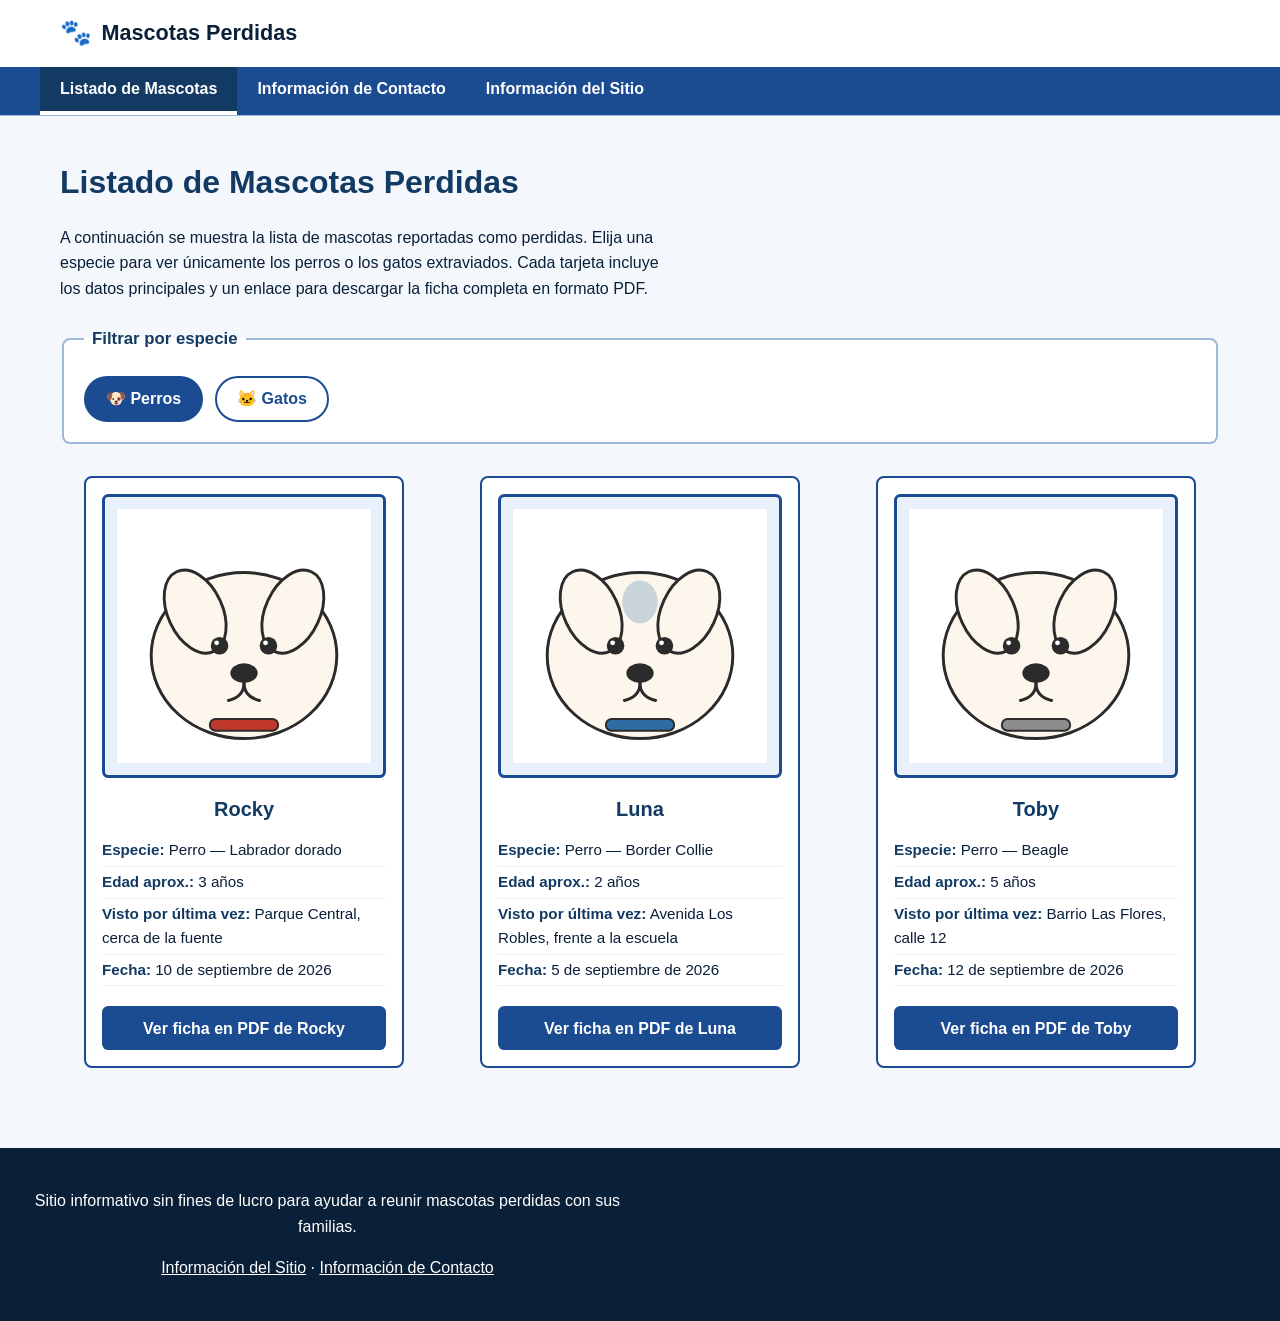
<file: version 1/codigo/index.html>
<!DOCTYPE html>
<html lang="es">
<head>
  <meta charset="UTF-8">
  <meta name="viewport" content="width=device-width, initial-scale=1.0">
  <title>Listado de Mascotas Perdidas | Mascotas Perdidas</title>
  <meta name="description" content="Listado de perros y gatos perdidos. Filtra por especie y consulta la ficha en PDF de cada mascota.">
  <link rel="stylesheet" href="estilosIA.css">
</head>
<body>
  <a class="saltar-enlace" href="#contenido-principal">Saltar al contenido principal</a>

  <header class="encabezado-sitio">
    <div class="encabezado-contenido">
      <a class="marca-sitio" href="index.html">
        <span class="marca-icono" aria-hidden="true">🐾</span>
        <span>Mascotas Perdidas</span>
      </a>
    </div>
    <nav class="nav-principal" aria-label="Navegación principal">
      <ul class="nav-lista">
        <li><a href="index.html" aria-current="page">Listado de Mascotas</a></li>
        <li><a href="contacto.html">Información de Contacto</a></li>
        <li><a href="sitio.html">Información del Sitio</a></li>
      </ul>
    </nav>
  </header>

  <main id="contenido-principal" class="contenedor">
    <h1>Listado de Mascotas Perdidas</h1>
    <p class="intro-pagina">
      A continuación se muestra la lista de mascotas reportadas como perdidas.
      Elija una especie para ver únicamente los perros o los gatos extraviados.
      Cada tarjeta incluye los datos principales y un enlace para descargar la
      ficha completa en formato PDF.
    </p>

    <!--
      Filtro de especie construido solo con HTML y CSS (sin JavaScript).
      Se usan botones de radio ocultos visualmente y etiquetas con
      apariencia de selector; el combinador de hermanos general (~) en
      estilosIA.css muestra únicamente las tarjetas de la especie elegida.
    -->
    <div class="filtro-y-listado">
      <!-- Los dos botones de radio deben ser hermanos directos del listado
           de mascotas para que el selector CSS "~" (hermano general)
           pueda mostrar u ocultar las tarjetas sin usar JavaScript. -->
      <input type="radio" name="especie" id="filtro-perros" class="radio-filtro" checked>
      <input type="radio" name="especie" id="filtro-gatos" class="radio-filtro">

      <fieldset class="filtro-especie">
        <legend>Filtrar por especie</legend>
        <div class="filtro-opciones">
          <label for="filtro-perros">🐶 Perros</label>
          <label for="filtro-gatos">🐱 Gatos</label>
        </div>
      </fieldset>

      <div class="listado-mascotas" aria-label="Resultados del listado de mascotas">

        <!-- ============================= PERROS ============================= -->
        <article class="tarjeta-mascota especie-perro">
          <div class="marco-imagen-mascota">
            <img src="../imagenes/perro1.svg" alt="Ilustración de Rocky, un labrador dorado con collar rojo">
          </div>
          <h3>Rocky</h3>
          <ul class="lista-datos">
            <li><span class="dato-clave">Especie:</span> Perro — Labrador dorado</li>
            <li><span class="dato-clave">Edad aprox.:</span> 3 años</li>
            <li><span class="dato-clave">Visto por última vez:</span> Parque Central, cerca de la fuente</li>
            <li><span class="dato-clave">Fecha:</span> 10 de septiembre de 2026</li>
          </ul>
          <a class="enlace-info-pdf" href="../info/perro1.pdf">
            Ver ficha en PDF de Rocky
            <span class="oculto-visualmente">(se abre un archivo PDF)</span>
          </a>
        </article>

        <article class="tarjeta-mascota especie-perro">
          <div class="marco-imagen-mascota">
            <img src="../imagenes/perro2.svg" alt="Ilustración de Luna, un Border Collie blanco y negro con collar azul">
          </div>
          <h3>Luna</h3>
          <ul class="lista-datos">
            <li><span class="dato-clave">Especie:</span> Perro — Border Collie</li>
            <li><span class="dato-clave">Edad aprox.:</span> 2 años</li>
            <li><span class="dato-clave">Visto por última vez:</span> Avenida Los Robles, frente a la escuela</li>
            <li><span class="dato-clave">Fecha:</span> 5 de septiembre de 2026</li>
          </ul>
          <a class="enlace-info-pdf" href="../info/perro2.pdf">
            Ver ficha en PDF de Luna
            <span class="oculto-visualmente">(se abre un archivo PDF)</span>
          </a>
        </article>

        <article class="tarjeta-mascota especie-perro">
          <div class="marco-imagen-mascota">
            <img src="../imagenes/perro3.svg" alt="Ilustración de Toby, un Beagle sin collar con una pequeña cicatriz en la oreja izquierda">
          </div>
          <h3>Toby</h3>
          <ul class="lista-datos">
            <li><span class="dato-clave">Especie:</span> Perro — Beagle</li>
            <li><span class="dato-clave">Edad aprox.:</span> 5 años</li>
            <li><span class="dato-clave">Visto por última vez:</span> Barrio Las Flores, calle 12</li>
            <li><span class="dato-clave">Fecha:</span> 12 de septiembre de 2026</li>
          </ul>
          <a class="enlace-info-pdf" href="../info/perro3.pdf">
            Ver ficha en PDF de Toby
            <span class="oculto-visualmente">(se abre un archivo PDF)</span>
          </a>
        </article>

        <!-- ============================= GATOS ============================= -->
        <article class="tarjeta-mascota especie-gato">
          <div class="marco-imagen-mascota">
            <img src="../imagenes/gato1.svg" alt="Ilustración de Milo, un gato atigrado naranja con collar verde y cascabel">
          </div>
          <h3>Milo</h3>
          <ul class="lista-datos">
            <li><span class="dato-clave">Especie:</span> Gato — Atigrado naranja</li>
            <li><span class="dato-clave">Edad aprox.:</span> 1 año</li>
            <li><span class="dato-clave">Visto por última vez:</span> Calle Girasoles, cerca del mercado</li>
            <li><span class="dato-clave">Fecha:</span> 8 de septiembre de 2026</li>
          </ul>
          <a class="enlace-info-pdf" href="../info/gato1.pdf">
            Ver ficha en PDF de Milo
            <span class="oculto-visualmente">(se abre un archivo PDF)</span>
          </a>
        </article>

        <article class="tarjeta-mascota especie-gato">
          <div class="marco-imagen-mascota">
            <img src="../imagenes/gato2.svg" alt="Ilustración de Nina, una gata blanca y negra con un ojo azul y un ojo verde">
          </div>
          <h3>Nina</h3>
          <ul class="lista-datos">
            <li><span class="dato-clave">Especie:</span> Gato — Mestiza blanco y negro</li>
            <li><span class="dato-clave">Edad aprox.:</span> 4 años</li>
            <li><span class="dato-clave">Visto por última vez:</span> Plaza Mayor, junto a los bancos</li>
            <li><span class="dato-clave">Fecha:</span> 11 de septiembre de 2026</li>
          </ul>
          <a class="enlace-info-pdf" href="../info/gato2.pdf">
            Ver ficha en PDF de Nina
            <span class="oculto-visualmente">(se abre un archivo PDF)</span>
          </a>
        </article>

        <article class="tarjeta-mascota especie-gato">
          <div class="marco-imagen-mascota">
            <img src="../imagenes/gato3.svg" alt="Ilustración de Simón, un gato gris azulado con collar amarillo">
          </div>
          <h3>Simón</h3>
          <ul class="lista-datos">
            <li><span class="dato-clave">Especie:</span> Gato — Gris azulado</li>
            <li><span class="dato-clave">Edad aprox.:</span> 2 años</li>
            <li><span class="dato-clave">Visto por última vez:</span> Residencial El Bosque, edificio 4</li>
            <li><span class="dato-clave">Fecha:</span> 9 de septiembre de 2026</li>
          </ul>
          <a class="enlace-info-pdf" href="../info/gato3.pdf">
            Ver ficha en PDF de Simón
            <span class="oculto-visualmente">(se abre un archivo PDF)</span>
          </a>
        </article>

      </div>
    </div>
  </main>

  <footer class="pie-sitio">
    <p>Sitio informativo sin fines de lucro para ayudar a reunir mascotas perdidas con sus familias.</p>
    <p><a href="sitio.html">Información del Sitio</a> · <a href="contacto.html">Información de Contacto</a></p>
  </footer>
</body>
</html>
</file>
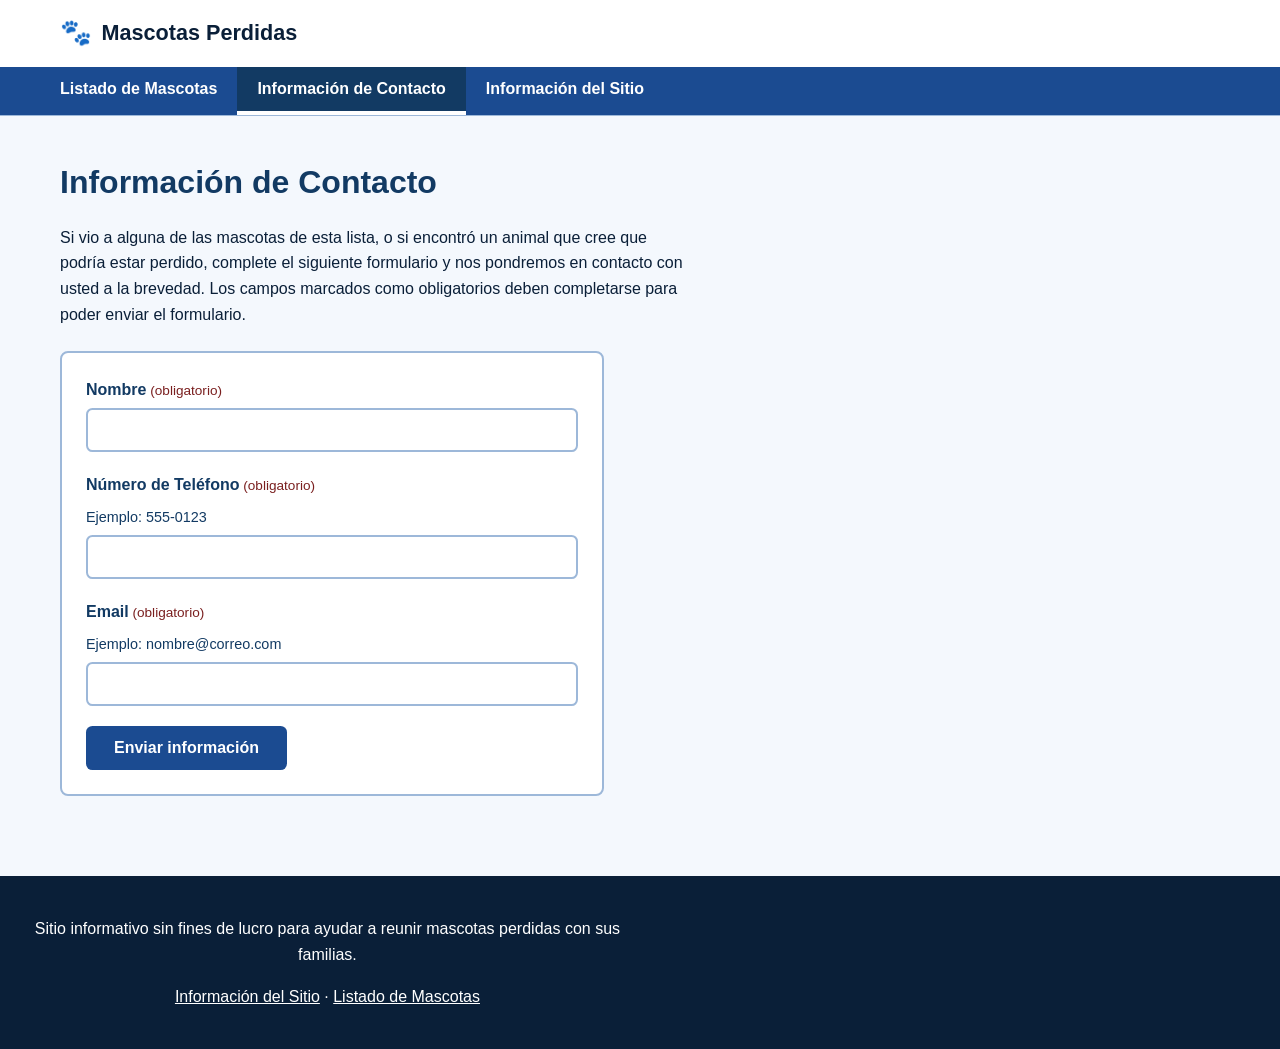
<file: version 1/codigo/contacto.html>
<!DOCTYPE html>
<html lang="es">
<head>
  <meta charset="UTF-8">
  <meta name="viewport" content="width=device-width, initial-scale=1.0">
  <title>Información de Contacto | Mascotas Perdidas</title>
  <meta name="description" content="Formulario de contacto para reportar avistamientos o hallazgos de mascotas perdidas.">
  <link rel="stylesheet" href="estilosIA.css">
</head>
<body>
  <a class="saltar-enlace" href="#contenido-principal">Saltar al contenido principal</a>

  <header class="encabezado-sitio">
    <div class="encabezado-contenido">
      <a class="marca-sitio" href="index.html">
        <span class="marca-icono" aria-hidden="true">🐾</span>
        <span>Mascotas Perdidas</span>
      </a>
    </div>
    <nav class="nav-principal" aria-label="Navegación principal">
      <ul class="nav-lista">
        <li><a href="index.html">Listado de Mascotas</a></li>
        <li><a href="contacto.html" aria-current="page">Información de Contacto</a></li>
        <li><a href="sitio.html">Información del Sitio</a></li>
      </ul>
    </nav>
  </header>

  <main id="contenido-principal" class="contenedor">
    <h1>Información de Contacto</h1>
    <p class="intro-pagina">
      Si vio a alguna de las mascotas de esta lista, o si encontró un animal
      que cree que podría estar perdido, complete el siguiente formulario y
      nos pondremos en contacto con usted a la brevedad. Los campos marcados
      como obligatorios deben completarse para poder enviar el formulario.
    </p>

    <form class="formulario-contacto" action="#" method="post">
      <div class="grupo-campo">
        <label for="campo-nombre" class="campo-obligatorio">Nombre</label>
        <input
          type="text"
          id="campo-nombre"
          name="nombre"
          autocomplete="name"
          required
          aria-required="true">
      </div>

      <div class="grupo-campo">
        <label for="campo-telefono" class="campo-obligatorio">Número de Teléfono</label>
        <p class="texto-ayuda" id="ayuda-telefono">Ejemplo: 555-0123</p>
        <input
          type="tel"
          id="campo-telefono"
          name="telefono"
          autocomplete="tel"
          aria-describedby="ayuda-telefono"
          required
          aria-required="true">
      </div>

      <div class="grupo-campo">
        <label for="campo-email" class="campo-obligatorio">Email</label>
        <p class="texto-ayuda" id="ayuda-email">Ejemplo: nombre@correo.com</p>
        <input
          type="email"
          id="campo-email"
          name="email"
          autocomplete="email"
          aria-describedby="ayuda-email"
          required
          aria-required="true">
      </div>

      <button type="submit" class="boton-primario">Enviar información</button>
    </form>
  </main>

  <footer class="pie-sitio">
    <p>Sitio informativo sin fines de lucro para ayudar a reunir mascotas perdidas con sus familias.</p>
    <p><a href="sitio.html">Información del Sitio</a> · <a href="index.html">Listado de Mascotas</a></p>
  </footer>
</body>
</html>
</file>
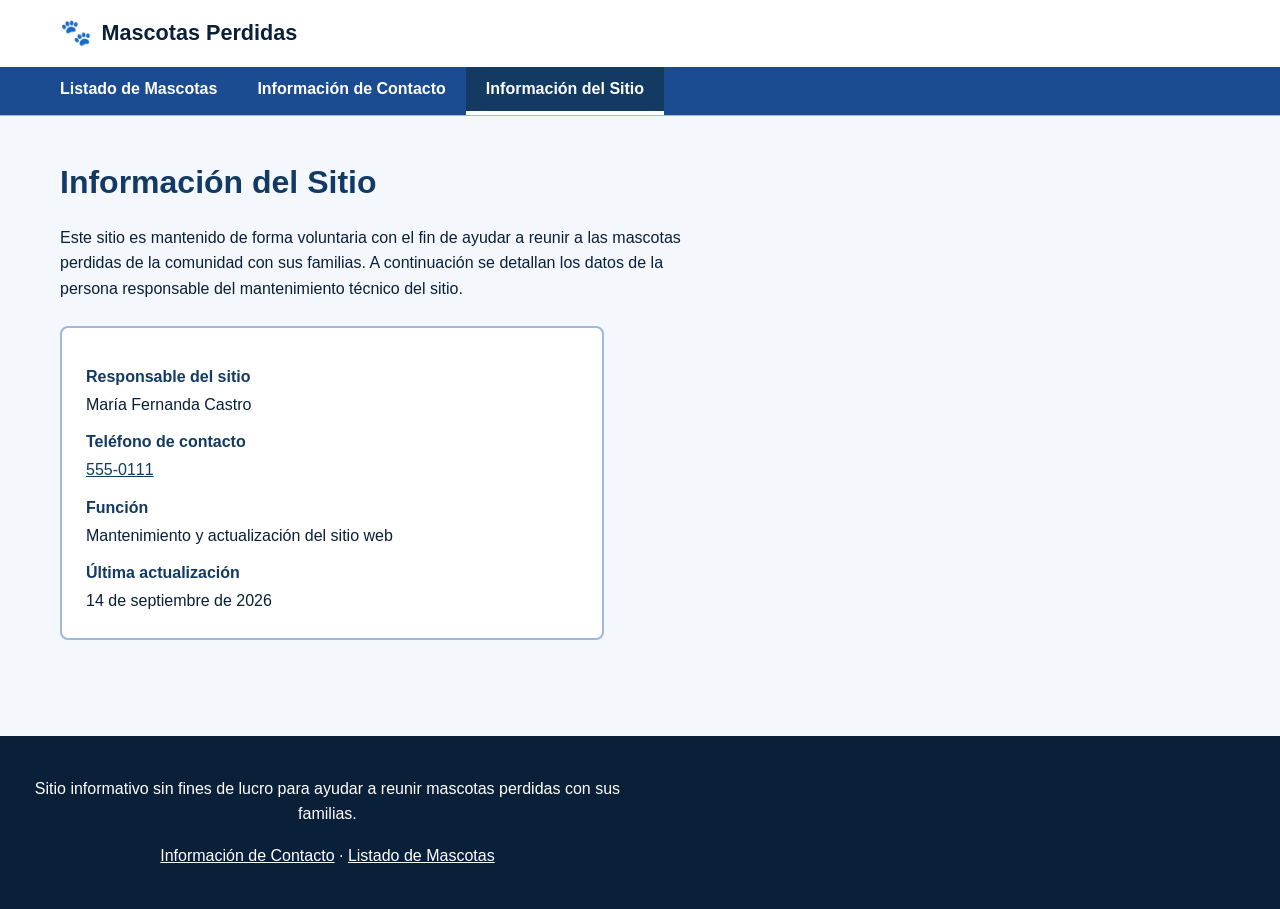
<file: version 1/codigo/sitio.html>
<!DOCTYPE html>
<html lang="es">
<head>
  <meta charset="UTF-8">
  <meta name="viewport" content="width=device-width, initial-scale=1.0">
  <title>Información del Sitio | Mascotas Perdidas</title>
  <meta name="description" content="Datos de contacto de la persona responsable del mantenimiento del sitio Mascotas Perdidas.">
  <link rel="stylesheet" href="estilosIA.css">
</head>
<body>
  <a class="saltar-enlace" href="#contenido-principal">Saltar al contenido principal</a>

  <header class="encabezado-sitio">
    <div class="encabezado-contenido">
      <a class="marca-sitio" href="index.html">
        <span class="marca-icono" aria-hidden="true">🐾</span>
        <span>Mascotas Perdidas</span>
      </a>
    </div>
    <nav class="nav-principal" aria-label="Navegación principal">
      <ul class="nav-lista">
        <li><a href="index.html">Listado de Mascotas</a></li>
        <li><a href="contacto.html">Información de Contacto</a></li>
        <li><a href="sitio.html" aria-current="page">Información del Sitio</a></li>
      </ul>
    </nav>
  </header>

  <main id="contenido-principal" class="contenedor">
    <h1>Información del Sitio</h1>
    <p class="intro-pagina">
      Este sitio es mantenido de forma voluntaria con el fin de ayudar a
      reunir a las mascotas perdidas de la comunidad con sus familias.
      A continuación se detallan los datos de la persona responsable del
      mantenimiento técnico del sitio.
    </p>

    <dl class="tarjeta-info-sitio">
      <dt>Responsable del sitio</dt>
      <dd>María Fernanda Castro</dd>

      <dt>Teléfono de contacto</dt>
      <dd><a href="tel:+15550111">555-0111</a></dd>

      <dt>Función</dt>
      <dd>Mantenimiento y actualización del sitio web</dd>

      <dt>Última actualización</dt>
      <dd>14 de septiembre de 2026</dd>
    </dl>
  </main>

  <footer class="pie-sitio">
    <p>Sitio informativo sin fines de lucro para ayudar a reunir mascotas perdidas con sus familias.</p>
    <p><a href="contacto.html">Información de Contacto</a> · <a href="index.html">Listado de Mascotas</a></p>
  </footer>
</body>
</html>
</file>
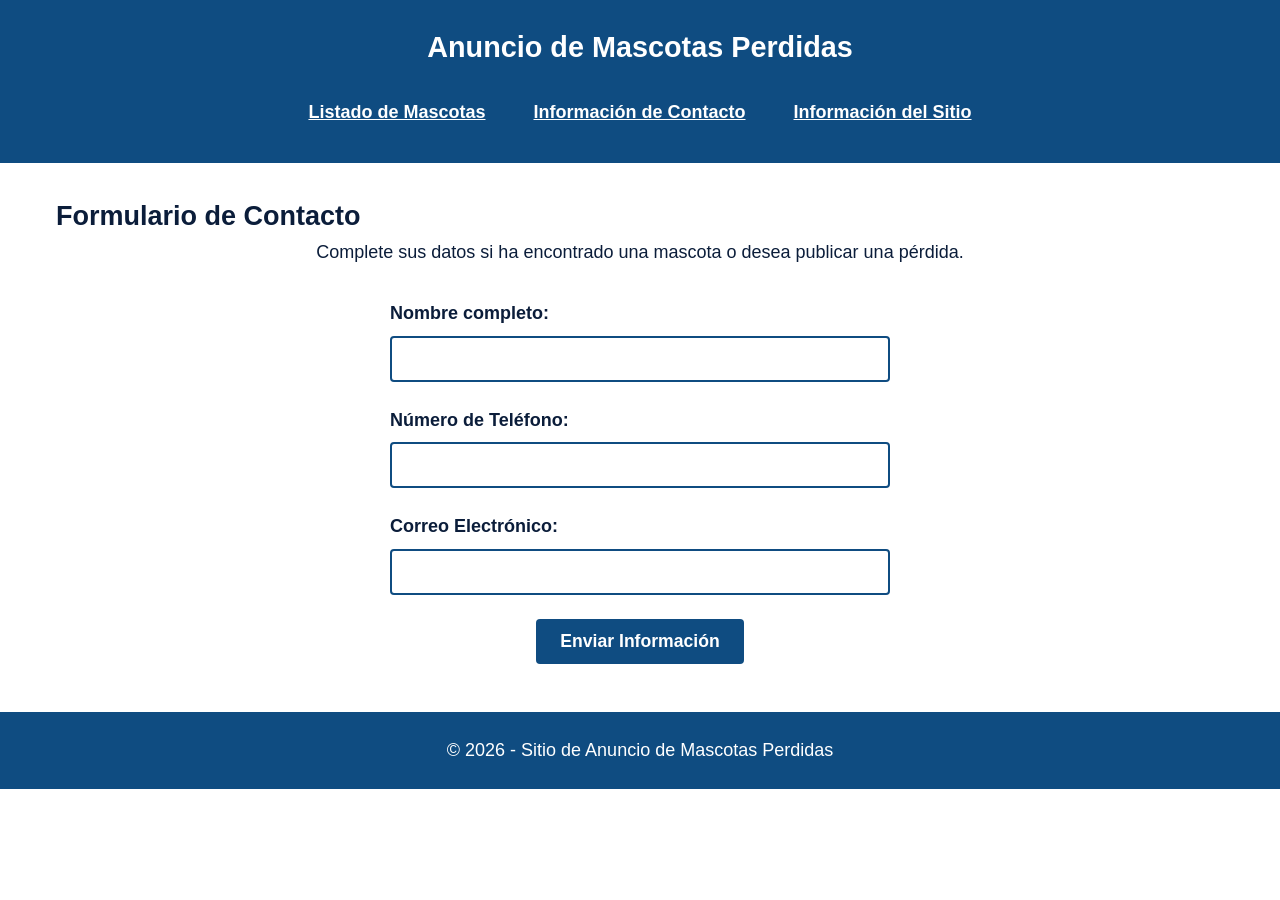
<file: version 2/código/contacto.html>
<!DOCTYPE html>
<html lang="es">
<head>
  <meta charset="UTF-8">
  <meta name="viewport" content="width=device-width, initial-scale=1.0">
  <title>Información de Contacto</title>
  <link rel="stylesheet" href="estilosIA.css">
</head>
<body>

  <header role="banner">
    <h1>Anuncio de Mascotas Perdidas</h1>
    <nav aria-label="Navegación principal">
      <ul>
        <li><a href="index.html">Listado de Mascotas</a></li>
        <li><a href="contacto.html" aria-current="page">Información de Contacto</a></li>
        <li><a href="info_sitio.html">Información del Sitio</a></li>
      </ul>
    </nav>
  </header>

  <main id="main-content">
    <h2>Formulario de Contacto</h2>
    <p style="text-align: center; margin-bottom: 2rem;">Complete sus datos si ha encontrado una mascota o desea publicar una pérdida.</p>

    <form action="#" method="post" aria-labelledby="form-heading">
      <div class="form-group">
        <label for="nombre">Nombre completo:</label>
        <input type="text" id="nombre" name="nombre" required aria-required="true" autocomplete="name">
      </div>

      <div class="form-group">
        <label for="telefono">Número de Teléfono:</label>
        <input type="tel" id="telefono" name="telefono" required aria-required="true" autocomplete="tel">
      </div>

      <div class="form-group">
        <label for="email">Correo Electrónico:</label>
        <input type="email" id="email" name="email" required aria-required="true" autocomplete="email">
      </div>

      <button type="submit" class="btn-submit">Enviar Información</button>
    </form>
  </main>

  <footer role="contentinfo">
    <p>&copy; 2026 - Sitio de Anuncio de Mascotas Perdidas</p>
  </footer>

</body>
</html>
</file>
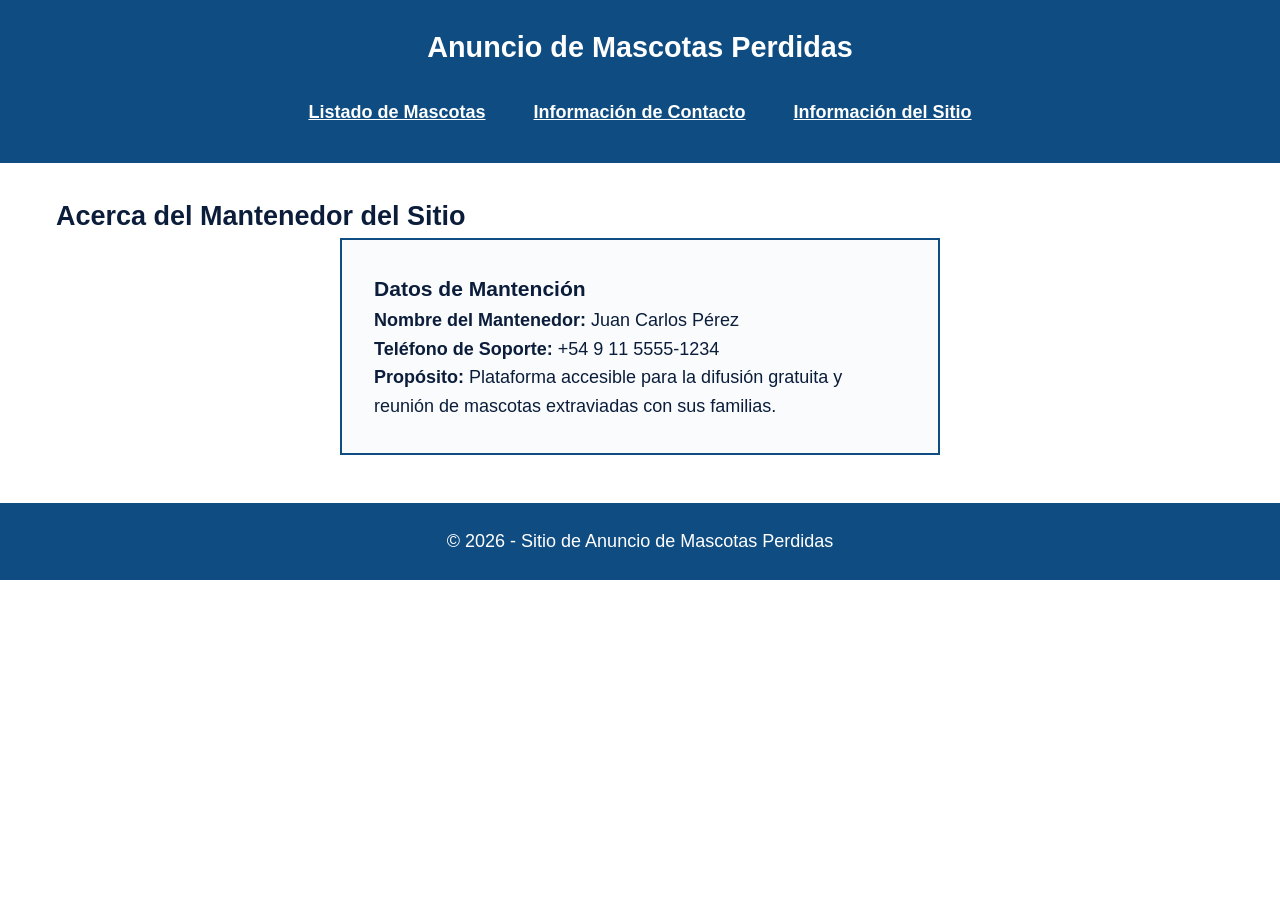
<file: version 2/código/info_sitio.html>
<!DOCTYPE html>
<html lang="es">
<head>
  <meta charset="UTF-8">
  <meta name="viewport" content="width=device-width, initial-scale=1.0">
  <title>Información del Sitio</title>
  <link rel="stylesheet" href="estilosIA.css">
</head>
<body>

  <header role="banner">
    <h1>Anuncio de Mascotas Perdidas</h1>
    <nav aria-label="Navegación principal">
      <ul>
        <li><a href="index.html">Listado de Mascotas</a></li>
        <li><a href="contacto.html">Información de Contacto</a></li>
        <li><a href="info_sitio.html" aria-current="page">Información del Sitio</a></li>
      </ul>
    </nav>
  </header>

  <main id="main-content">
    <h2>Acerca del Mantenedor del Sitio</h2>

    <section class="info-card" aria-label="Detalles del administrador">
      <h3>Datos de Mantención</h3>
      <p><strong>Nombre del Mantenedor:</strong> Juan Carlos Pérez</p>
      <p><strong>Teléfono de Soporte:</strong> +54 9 11 5555-1234</p>
      <p><strong>Propósito:</strong> Plataforma accesible para la difusión gratuita y reunión de mascotas extraviadas con sus familias.</p>
    </section>
  </main>

  <footer role="contentinfo">
    <p>&copy; 2026 - Sitio de Anuncio de Mascotas Perdidas</p>
  </footer>

</body>
</html>
</file>
<file: version 1/codigo/estilosIA.css>
/* =========================================================================
   estilosIA.css
   Hoja de estilos del sitio "Mascotas Perdidas"
   Paleta: azules y blancos. Contrastes calculados para cumplir WCAG 2.2 AAA
   (relacion de contraste minima 7:1 para texto normal y 4.5:1 para texto
   grande), segun las pautas del W3C.
   ========================================================================= */

/* -------------------------------------------------------------------------
   1. Variables de diseño (tokens de color, tipografía y espaciado)
   ------------------------------------------------------------------------- */
:root {
  /* Paleta principal */
  --color-azul-negro: #0a1f38;      /* texto principal sobre blanco: ~15:1 */
  --color-azul-oscuro: #123a63;     /* encabezados, texto secundario */
  --color-azul-primario: #1b4b91;   /* botones, barra de navegación */
  --color-azul-primario-hover: #123a63;
  --color-azul-medio: #2f6fae;      /* acentos, bordes de foco */
  --color-azul-claro: #e8f1fb;      /* fondos suaves */
  --color-azul-borde: #9db8d9;      /* bordes de tarjetas y campos */
  --color-blanco: #ffffff;
  --color-fondo-pagina: #f4f8fd;

  /* Estados */
  --color-enlace: #123a63;
  --color-enlace-visitado: #12305c;
  --color-error: #7a1f1f;
  --color-foco: #0a1f38;

  /* Tipografía */
  --fuente-base: "Segoe UI", "Helvetica Neue", Arial, sans-serif;
  --tamano-base: 1rem;
  --interlineado-base: 1.6;

  /* Espaciado y forma */
  --radio-borde: 0.5rem;
  --ancho-maximo-contenido: 75rem;
  --tamano-minimo-objetivo: 2.75rem; /* >= 44px, tamaño mínimo de objetivo táctil AAA */
}

/* -------------------------------------------------------------------------
   2. Reinicio básico y configuración general
   ------------------------------------------------------------------------- */
*,
*::before,
*::after {
  box-sizing: border-box;
}

html {
  font-size: 100%;
  scroll-behavior: smooth;
}

body {
  margin: 0;
  font-family: var(--fuente-base);
  font-size: var(--tamano-base);
  line-height: var(--interlineado-base);
  color: var(--color-azul-negro);
  background-color: var(--color-fondo-pagina);
}

img {
  max-width: 100%;
  height: auto;
  display: block;
}

h1, h2, h3, h4 {
  color: var(--color-azul-oscuro);
  line-height: 1.3;
}

p {
  max-width: 70ch; /* mejora la legibilidad en pantallas anchas */
}

a {
  color: var(--color-enlace);
}

a:visited {
  color: var(--color-enlace-visitado);
}

/* Todo elemento interactivo tiene un indicador de foco visible y de alto
   contraste (WCAG 2.4.7 y 2.4.13 - AAA "Foco no oscurecido / mejorado"). */
a:focus-visible,
button:focus-visible,
input:focus-visible,
select:focus-visible,
textarea:focus-visible,
label:focus-within {
  outline: 3px solid var(--color-foco);
  outline-offset: 3px;
  border-radius: 0.2rem;
}

/* -------------------------------------------------------------------------
   3. Enlace "saltar al contenido" (WCAG 2.4.1)
   ------------------------------------------------------------------------- */
.saltar-enlace {
  position: absolute;
  left: -999px;
  top: 0;
  background-color: var(--color-azul-negro);
  color: var(--color-blanco);
  padding: 0.75rem 1.25rem;
  z-index: 1000;
  border-radius: 0 0 var(--radio-borde) 0;
  font-weight: 700;
}

.saltar-enlace:focus {
  left: 0;
}

/* -------------------------------------------------------------------------
   4. Encabezado y barra de navegación
   ------------------------------------------------------------------------- */
.encabezado-sitio {
  background-color: var(--color-blanco);
  border-bottom: 1px solid var(--color-azul-borde);
}

.encabezado-contenido {
  max-width: var(--ancho-maximo-contenido);
  margin: 0 auto;
  padding: 1rem 1.25rem;
  display: flex;
  flex-wrap: wrap;
  align-items: center;
  justify-content: space-between;
  gap: 0.75rem;
}

.marca-sitio {
  display: flex;
  align-items: center;
  gap: 0.6rem;
  font-size: 1.35rem;
  font-weight: 800;
  color: var(--color-azul-negro);
  text-decoration: none;
}

.marca-sitio:visited {
  color: var(--color-azul-negro);
}

.marca-icono {
  font-size: 1.6rem;
  line-height: 1;
}

.nav-principal {
  background-color: var(--color-azul-primario);
}

.nav-lista {
  max-width: var(--ancho-maximo-contenido);
  margin: 0 auto;
  list-style: none;
  display: flex;
  flex-wrap: wrap;
  padding: 0;
}

.nav-lista li {
  margin: 0;
}

.nav-lista a {
  display: flex;
  align-items: center;
  min-height: var(--tamano-minimo-objetivo);
  padding: 0.6rem 1.25rem;
  color: var(--color-blanco);
  text-decoration: none;
  font-weight: 600;
  border-bottom: 4px solid transparent;
}

.nav-lista a:visited {
  color: var(--color-blanco);
}

.nav-lista a:hover,
.nav-lista a:focus-visible {
  background-color: var(--color-azul-primario-hover);
  text-decoration: underline;
}

.nav-lista a[aria-current="page"] {
  border-bottom-color: var(--color-blanco);
  background-color: var(--color-azul-primario-hover);
}

/* -------------------------------------------------------------------------
   5. Estructura general del contenido
   ------------------------------------------------------------------------- */
.contenedor {
  max-width: var(--ancho-maximo-contenido);
  margin: 0 auto;
  padding: 1.5rem 1.25rem 3rem;
}

.intro-pagina {
  margin-bottom: 1.5rem;
}

.pie-sitio {
  background-color: var(--color-azul-negro);
  color: var(--color-blanco);
  text-align: center;
  padding: 1.5rem 1rem;
  margin-top: 2rem;
}

.pie-sitio a {
  color: var(--color-blanco);
}

/* -------------------------------------------------------------------------
   6. Filtro por especie (perros / gatos) — construido solo con HTML y CSS,
   sin JavaScript, usando botones de radio y el combinador de hermanos
   general (~). Se presenta visualmente como un selector desplegable.
   ------------------------------------------------------------------------- */
.filtro-especie {
  border: 2px solid var(--color-azul-borde);
  border-radius: var(--radio-borde);
  background-color: var(--color-blanco);
  padding: 1rem 1.25rem 1.25rem;
  margin-bottom: 2rem;
}

.filtro-especie legend {
  font-weight: 700;
  color: var(--color-azul-oscuro);
  padding: 0 0.5rem;
  font-size: 1.05rem;
}

.filtro-opciones {
  display: flex;
  flex-wrap: wrap;
  gap: 0.75rem;
  margin-top: 0.5rem;
}

/* Los radios viven fuera del fieldset (para poder actuar como hermanos
   del listado de mascotas), así que se ocultan visualmente por clase en
   lugar de por su posición dentro de .filtro-opciones. Siguen siendo
   accesibles por teclado y por lectores de pantalla. */
.radio-filtro {
  position: absolute;
  opacity: 0;
  width: 1px;
  height: 1px;
}

.filtro-opciones label {
  display: inline-flex;
  align-items: center;
  gap: 0.5rem;
  min-height: var(--tamano-minimo-objetivo);
  padding: 0.5rem 1.25rem;
  border: 2px solid var(--color-azul-primario);
  border-radius: 2rem;
  color: var(--color-azul-primario);
  background-color: var(--color-blanco);
  font-weight: 600;
  cursor: pointer;
}

/* Como la etiqueta ya no es hermana directa del radio, se usa el
   combinador de hermano general (~) hasta el fieldset y luego un
   descendiente concreto por atributo "for". */
#filtro-perros:checked ~ .filtro-especie label[for="filtro-perros"],
#filtro-gatos:checked ~ .filtro-especie label[for="filtro-gatos"] {
  background-color: var(--color-azul-primario);
  color: var(--color-blanco);
}

#filtro-perros:focus-visible ~ .filtro-especie label[for="filtro-perros"],
#filtro-gatos:focus-visible ~ .filtro-especie label[for="filtro-gatos"] {
  outline: 3px solid var(--color-foco);
  outline-offset: 3px;
}

/* -------------------------------------------------------------------------
   7. Listado de mascotas (tarjetas)
   ------------------------------------------------------------------------- */
.listado-mascotas {
  display: grid;
  grid-template-columns: repeat(auto-fit, minmax(16rem, 1fr));
  gap: 1.75rem;
  justify-items: center;
}

.tarjeta-mascota {
  width: 100%;
  max-width: 20rem;
  background-color: var(--color-blanco);
  border: 2px solid var(--color-azul-primario);
  border-radius: var(--radio-borde);
  padding: 1rem;
  display: none; /* oculto por defecto; el filtro de especie lo muestra */
  flex-direction: column;
  text-align: center;
}

/* El filtro de especie (radios "perros"/"gatos") controla qué tarjetas
   se muestran. Ambos radios están antes del listado en el HTML, por lo
   que el combinador ~ puede alcanzar el contenedor .listado-mascotas. */
#filtro-perros:checked ~ .listado-mascotas .tarjeta-mascota.especie-perro,
#filtro-gatos:checked ~ .listado-mascotas .tarjeta-mascota.especie-gato {
  display: flex;
}

.marco-imagen-mascota {
  /* "borde" y "relleno" uniformes para todas las imágenes, mismo tamaño */
  width: 100%;
  aspect-ratio: 1 / 1;
  background-color: var(--color-azul-claro);
  border: 3px solid var(--color-azul-primario);
  border-radius: 0.4rem;
  padding: 0.75rem;
  display: flex;
  align-items: center;
  justify-content: center;
  margin: 0 auto 0.85rem;
  overflow: hidden;
}

.marco-imagen-mascota img {
  width: 100%;
  height: 100%;
  object-fit: contain;
}

.tarjeta-mascota h3 {
  margin: 0.25rem 0 0.35rem;
  font-size: 1.25rem;
}

.tarjeta-mascota .dato-clave {
  font-weight: 700;
  color: var(--color-azul-oscuro);
}

.tarjeta-mascota .lista-datos {
  list-style: none;
  padding: 0;
  margin: 0.5rem 0;
  text-align: left;
  font-size: 0.95rem;
}

.tarjeta-mascota .lista-datos li {
  padding: 0.2rem 0;
  border-bottom: 1px solid var(--color-azul-claro);
}

.enlace-info-pdf {
  display: inline-flex;
  align-items: center;
  justify-content: center;
  gap: 0.4rem;
  min-height: var(--tamano-minimo-objetivo);
  margin-top: 0.75rem;
  padding: 0.5rem 1rem;
  background-color: var(--color-azul-primario);
  color: var(--color-blanco);
  text-decoration: none;
  font-weight: 700;
  border-radius: 0.4rem;
}

.enlace-info-pdf:visited {
  color: var(--color-blanco);
}

.enlace-info-pdf:hover,
.enlace-info-pdf:focus-visible {
  background-color: var(--color-azul-primario-hover);
  text-decoration: underline;
}

.aviso-lista-vacia {
  display: none;
  text-align: center;
  padding: 2rem 1rem;
  color: var(--color-azul-oscuro);
  font-weight: 600;
}

/* -------------------------------------------------------------------------
   8. Formularios (página de contacto)
   ------------------------------------------------------------------------- */
.formulario-contacto {
  background-color: var(--color-blanco);
  border: 2px solid var(--color-azul-borde);
  border-radius: var(--radio-borde);
  padding: 1.5rem;
  max-width: 34rem;
}

.grupo-campo {
  margin-bottom: 1.25rem;
  display: flex;
  flex-direction: column;
}

.grupo-campo label {
  font-weight: 700;
  color: var(--color-azul-oscuro);
  margin-bottom: 0.35rem;
}

.texto-ayuda {
  font-size: 0.9rem;
  color: var(--color-azul-oscuro);
  margin: 0.15rem 0 0.4rem;
}

.grupo-campo input {
  min-height: var(--tamano-minimo-objetivo);
  padding: 0.6rem 0.75rem;
  border: 2px solid var(--color-azul-borde);
  border-radius: 0.4rem;
  font-size: 1rem;
  font-family: inherit;
  color: var(--color-azul-negro);
  background-color: var(--color-blanco);
}

.grupo-campo input:focus-visible {
  border-color: var(--color-azul-primario);
}

.campo-obligatorio::after {
  content: " (obligatorio)";
  font-weight: 400;
  font-size: 0.85rem;
  color: var(--color-error);
}

.boton-primario {
  display: inline-flex;
  align-items: center;
  justify-content: center;
  min-height: var(--tamano-minimo-objetivo);
  padding: 0.65rem 1.75rem;
  background-color: var(--color-azul-primario);
  color: var(--color-blanco);
  font-weight: 700;
  font-size: 1rem;
  border: none;
  border-radius: 0.4rem;
  cursor: pointer;
}

.boton-primario:hover,
.boton-primario:focus-visible {
  background-color: var(--color-azul-primario-hover);
}

/* -------------------------------------------------------------------------
   9. Página "Información del Sitio"
   ------------------------------------------------------------------------- */
.tarjeta-info-sitio {
  background-color: var(--color-blanco);
  border: 2px solid var(--color-azul-borde);
  border-radius: var(--radio-borde);
  padding: 1.5rem;
  max-width: 34rem;
}

.tarjeta-info-sitio dt {
  font-weight: 700;
  color: var(--color-azul-oscuro);
  margin-top: 0.75rem;
}

.tarjeta-info-sitio dd {
  margin: 0.15rem 0 0;
}

/* -------------------------------------------------------------------------
   10. Utilidades de accesibilidad
   ------------------------------------------------------------------------- */
.oculto-visualmente {
  position: absolute;
  width: 1px;
  height: 1px;
  padding: 0;
  margin: -1px;
  overflow: hidden;
  clip: rect(0, 0, 0, 0);
  white-space: nowrap;
  border: 0;
}

/* -------------------------------------------------------------------------
   11. Diseño responsivo
   ------------------------------------------------------------------------- */
@media (max-width: 40rem) {
  .encabezado-contenido {
    flex-direction: column;
    align-items: flex-start;
  }

  .nav-lista {
    flex-direction: column;
    width: 100%;
  }

  .nav-lista a {
    width: 100%;
    padding: 0.85rem 1.25rem;
  }

  .listado-mascotas {
    grid-template-columns: 1fr;
  }

  .formulario-contacto,
  .tarjeta-info-sitio {
    max-width: 100%;
  }
}

@media (min-width: 40.01rem) and (max-width: 64rem) {
  .listado-mascotas {
    grid-template-columns: repeat(2, 1fr);
  }
}

/* Respeta la preferencia del usuario de reducir el movimiento */
@media (prefers-reduced-motion: reduce) {
  html {
    scroll-behavior: auto;
  }
}

/* Modo de alto contraste / colores forzados del sistema operativo */
@media (forced-colors: active) {
  .nav-lista a[aria-current="page"],
  .filtro-opciones input[type="radio"]:checked + label,
  .enlace-info-pdf,
  .boton-primario {
    forced-color-adjust: none;
    border: 2px solid CanvasText;
  }
}
</file>
<file: version 2/código/estilosIA.css>
/* ==========================================================================
   ESTILOS GENERALES Y ACCESIBILIDAD (WCAG 2.2 AAA)
   ========================================================================== */

:root {
  /* Paleta de tonos Azules y Blanco con alto contraste */
  --bg-color: #ffffff;
  --text-color: #0b1d3a;          /* Azul muy oscuro (Contraste AAA > 14:1 sobre blanco) */
  --primary-blue: #0f4c81;      /* Azul institucional */
  --focus-outline: #d9381e;     /* Color de enfoque de alto contraste */
  --card-border: #0f4c81;       /* Borde externo indicado en la imagen */
  --img-padding-bg: #f0f4f8;    /* Relleno claro de la imagen */
}

* {
  box-sizing: border-box;
  margin: 0;
  padding: 0;
}

body {
  font-family: Arial, Helvetica, sans-serif;
  line-height: 1.6;
  background-color: var(--bg-color);
  color: var(--text-color);
  font-size: 1.125rem; /* ~18px para mejorar legibilidad */
}

/* Enfoque visible mejorado (WCAG AAA) */
a:focus-visible,
input:focus-visible,
select:focus-visible,
button:focus-visible,
label:focus-visible {
  outline: 4px solid var(--focus-outline);
  outline-offset: 3px;
}

/* Encabezado y Navegación */
header {
  background-color: var(--primary-blue);
  color: #ffffff;
  padding: 1.5rem 1rem;
}

header h1 {
  font-size: 1.8rem;
  text-align: center;
  margin-bottom: 1rem;
}

nav ul {
  list-style: none;
  display: flex;
  justify-content: center;
  flex-wrap: wrap;
  gap: 1rem;
}

nav a {
  color: #ffffff;
  text-decoration: underline;
  font-weight: bold;
  padding: 0.75rem 1rem; /* Área interactiva >= 44x44px */
  display: inline-block;
  min-height: 44px;
}

nav a:hover,
nav a:focus {
  background-color: #ffffff;
  color: var(--primary-blue);
  text-decoration: none;
}

main {
  max-width: 1200px;
  margin: 2rem auto;
  padding: 0 1rem;
}

/* ==========================================================================
   LISTADO DE MASCOTAS (SIN SCRIPTS - SELECTOR CSS)
   ========================================================================== */

.filter-container {
  margin-bottom: 2rem;
  text-align: center;
}

.filter-container label {
  font-weight: bold;
  font-size: 1.2rem;
  margin-right: 0.5rem;
}

.filter-select-wrapper {
  display: inline-block;
  position: relative;
}

/* Estilo del selector estático */
.filter-container select {
  font-size: 1rem;
  padding: 0.75rem 1rem;
  min-height: 44px;
  border: 2px solid var(--primary-blue);
  background-color: #ffffff;
  color: var(--text-color);
  border-radius: 4px;
}

/* Lógica CSS pura con Inputs Radio Ocultos */
input[type="radio"].filter-toggle {
  position: absolute;
  opacity: 0;
  pointer-events: none;
}

/* Ocultación por defecto según la opción activa */
#radio-todos:checked ~ .pet-grid .pet-card {
  display: flex;
}

#radio-perros:checked ~ .pet-grid .pet-card {
  display: none;
}
#radio-perros:checked ~ .pet-grid .pet-card.perro {
  display: flex;
}

#radio-gatos:checked ~ .pet-grid .pet-card {
  display: none;
}
#radio-gatos:checked ~ .pet-grid .pet-card.gato {
  display: flex;
}

/* Grilla de Mascotas Centrada */
.pet-grid {
  display: flex;
  flex-wrap: wrap;
  justify-content: center;
  gap: 2rem;
}

/* Tarjeta individual ajustada al diseño solicitado */
.pet-card {
  border: 2px solid var(--card-border); /* Borde de la tarjeta */
  background-color: #ffffff;
  width: 280px;
  padding: 1rem;
  display: flex;
  flex-direction: column;
  align-items: flex-start;
  box-shadow: 0 2px 5px rgba(0,0,0,0.1);
}

/* Contenedor de la imagen que recrea el "Relleno" */
.pet-image-wrapper {
  background-color: var(--img-padding-bg); /* Relleno */
  padding: 1rem;
  width: 100%;
  display: flex;
  justify-content: center;
  align-items: center;
  border: 1px solid #d0d0d0;
}

.pet-image-wrapper img {
  width: 200px;
  height: 200px;
  object-fit: cover; /* Garantiza mismo tamaño para todas */
  display: block;
}

.pet-info-link {
  margin-top: 1rem;
  color: var(--primary-blue);
  font-weight: bold;
  text-decoration: underline;
  padding: 0.5rem 0;
  display: inline-block;
  min-height: 44px;
}

.pet-info-link:hover {
  color: #0b1d3a;
}

/* ==========================================================================
   FORMULARIO Y OTRAS PÁGINAS
   ========================================================================== */

.form-group {
  margin-bottom: 1.5rem;
  display: flex;
  flex-direction: column;
  max-width: 500px;
  margin-left: auto;
  margin-right: auto;
}

.form-group label {
  margin-bottom: 0.5rem;
  font-weight: bold;
}

.form-group input {
  padding: 0.75rem;
  font-size: 1rem;
  border: 2px solid var(--primary-blue);
  border-radius: 4px;
  min-height: 44px;
}

.btn-submit {
  background-color: var(--primary-blue);
  color: #ffffff;
  padding: 0.75rem 1.5rem;
  font-size: 1.1rem;
  font-weight: bold;
  border: none;
  border-radius: 4px;
  cursor: pointer;
  min-height: 44px;
  display: block;
  margin: 0 auto;
}

.btn-submit:hover {
  background-color: #0b1d3a;
}

.info-card {
  max-width: 600px;
  margin: 0 auto;
  padding: 2rem;
  border: 2px solid var(--primary-blue);
  background-color: #f9fbfd;
}

footer {
  text-align: center;
  padding: 1.5rem;
  background-color: var(--primary-blue);
  color: #ffffff;
  margin-top: 3rem;
}
</file>
